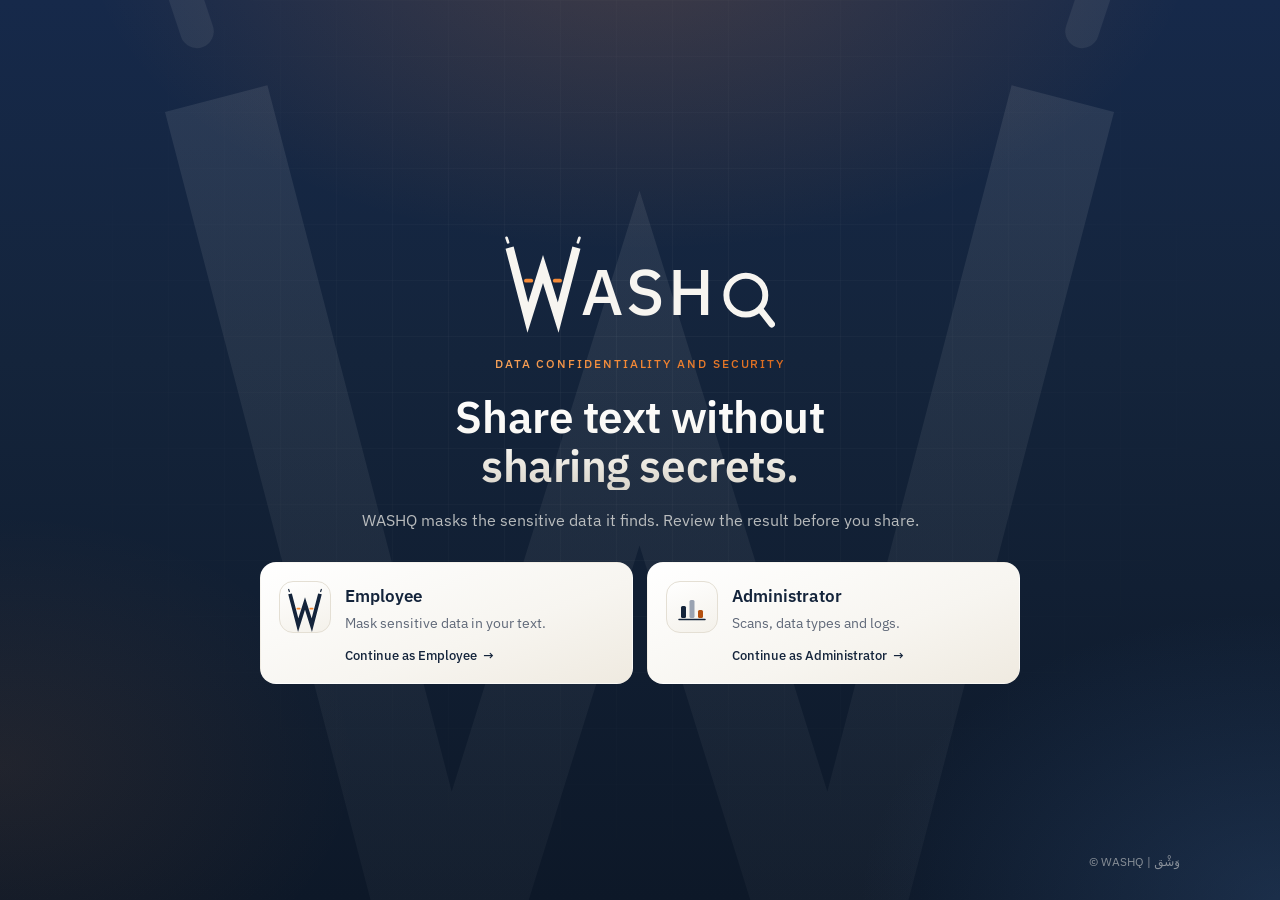
<file: frontend/index.html>
<!doctype html>
<html lang="en">
<head>
  <meta charset="utf-8">
  <meta name="viewport" content="width=device-width, initial-scale=1, viewport-fit=cover">
  <title>WASHQ · Welcome</title>
  <link rel="preconnect" href="https://fonts.googleapis.com">
  <link rel="preconnect" href="https://fonts.gstatic.com" crossorigin>
  <link rel="stylesheet" href="https://fonts.googleapis.com/css2?family=IBM+Plex+Mono:wght@400;500&family=IBM+Plex+Sans:wght@400;500;600&display=swap">
  <link rel="stylesheet" href="css/washq.css">
</head>
<body class="landing">
  <main class="stage" id="stage">
    <div class="bigw" aria-hidden="true">
      <svg viewBox="-4 -12 108 116" preserveAspectRatio="xMidYMid meet">
        <defs>
          <linearGradient id="bwStroke" x1="0" y1="0" x2="0" y2="1">
            <stop offset="0" stop-color="#F7F5F0" stop-opacity=".09"/>
            <stop offset="1" stop-color="#F7F5F0" stop-opacity=".025"/>
          </linearGradient>
          <clipPath id="bwBand"><rect class="bw-band" x="-10" y="-30" width="120" height="16"/></clipPath>
        </defs>
        <g>
          <path d="M6 6 L30 98 L50 34 L70 98 L94 6" fill="none" stroke="url(#bwStroke)" stroke-width="11" stroke-linejoin="miter"/>
          <path d="M4 -1 L2 -7 M96 -1 L98 -7" stroke="#F7F5F0" stroke-opacity=".07" stroke-width="3.5" stroke-linecap="round"/>
        </g>
        <g clip-path="url(#bwBand)">
          <path d="M6 6 L30 98 L50 34 L70 98 L94 6" fill="none" stroke="#F58A36" stroke-opacity=".5" stroke-width="11" stroke-linejoin="miter"/>
          <path d="M4 -1 L2 -7 M96 -1 L98 -7" stroke="#F58A36" stroke-opacity=".5" stroke-width="3.5" stroke-linecap="round"/>
        </g>
        <rect class="bw-line" x="-10" y="-14" width="120" height=".35" fill="#F58A36" fill-opacity=".7"/>
      </svg>
    </div>
    <div class="topline">
      <span class="demo-badge" id="demoBadge" hidden>DEMO MODE</span>
    </div>

    <div class="hero">
      <div class="logo" role="img" aria-label="WASHQ">
        <svg width="76" height="82" viewBox="0 -8 100 108" style="margin-bottom:-4px;overflow:visible" aria-hidden="true">
          <path fill="none" stroke="#F7F5F0" stroke-width="11" stroke-linejoin="miter" d="M6 6 L30 98 L50 34 L70 98 L94 6"/>
          <path stroke="#F7F5F0" stroke-width="3.5" stroke-linecap="round" d="M4 -1 L2 -7 M96 -1 L98 -7"/>
          <g class="eyes-idle"><g id="eyes"><rect x="25" y="47" width="12" height="5" rx="2.5" fill="#F58A36"/><rect x="63" y="47" width="12" height="5" rx="2.5" fill="#F58A36"/></g></g>
          <g class="eyes-scan"><rect x="16" y="48" width="68" height="3" rx="1.5" fill="#F58A36"/></g>
        </svg>
        <span class="wm" aria-hidden="true">ASH</span>
        <svg width="54" height="60" viewBox="0 0 100 110" style="margin-bottom:-15px;margin-left:4px" aria-hidden="true">
          <circle cx="46" cy="46" r="36" fill="none" stroke="#F7F5F0" stroke-width="11"/>
          <path stroke="#F7F5F0" stroke-width="12" stroke-linecap="round" d="M73 73 L94 100"/>
        </svg>
        <span class="scan" aria-hidden="true"></span>
      </div>

      <div class="eyebrow">Data confidentiality and security</div>
      <h1>Share text without sharing secrets.</h1>
      <p class="lead">WASHQ masks the sensitive data it finds. Review the result before you share.</p>

      <nav class="roles" aria-label="Choose how to continue">
        <a class="role" href="workspace.html" data-target="Workspace">
          <span class="ic">
            <svg width="34" height="37" viewBox="0 -8 100 108" style="overflow:visible" aria-hidden="true">
              <path fill="none" stroke="#14243B" stroke-width="11" stroke-linejoin="miter" d="M6 6 L30 98 L50 34 L70 98 L94 6"/>
              <path stroke="#14243B" stroke-width="3.5" stroke-linecap="round" d="M4 -1 L2 -7 M96 -1 L98 -7"/>
              <g class="eyes-idle"><rect x="25" y="47" width="12" height="5" rx="2.5" fill="#F58A36"/><rect x="63" y="47" width="12" height="5" rx="2.5" fill="#F58A36"/></g>
              <g class="eyes-scan"><rect x="16" y="48" width="68" height="3" rx="1.5" fill="#F58A36"/></g>
            </svg>
          </span>
          <span>
            <span class="role-title">Employee</span>
            <span class="role-text">Mask sensitive data in your text.</span>
            <span class="go">Continue as Employee <i aria-hidden="true">→</i></span>
          </span>
        </a>

        <a class="role" href="admin.html" data-target="Admin Overview">
          <span class="ic">
            <svg width="30" height="30" viewBox="0 0 30 30" aria-hidden="true">
              <g class="bars">
                <rect x="4" y="14" width="5" height="12" rx="1.5" fill="#14243B"/>
                <rect x="12.5" y="8" width="5" height="18" rx="1.5" fill="#9AA3B2"/>
                <rect x="21" y="18" width="5" height="8" rx="1.5" fill="#B4500F"/>
              </g>
              <line x1="2" y1="27.5" x2="28" y2="27.5" stroke="#14243B" stroke-width="1.5" stroke-linecap="round"/>
            </svg>
          </span>
          <span>
            <span class="role-title">Administrator</span>
            <span class="role-text">Scans, data types and logs.</span>
            <span class="go">Continue as Administrator <i aria-hidden="true">→</i></span>
          </span>
        </a>
      </nav>
    </div>

    <footer class="foot">
      <span>© WASHQ | وَشْق</span>
    </footer>

    <div class="wipe" aria-hidden="true">
      <svg width="40" height="43" viewBox="0 -8 100 108" style="overflow:visible">
        <path fill="none" stroke="#14243B" stroke-width="11" stroke-linejoin="miter" d="M6 6 L30 98 L50 34 L70 98 L94 6"/>
        <path stroke="#14243B" stroke-width="3.5" stroke-linecap="round" d="M4 -1 L2 -7 M96 -1 L98 -7"/>
        <rect x="25" y="47" width="12" height="5" rx="2.5" fill="#F58A36"/><rect x="63" y="47" width="12" height="5" rx="2.5" fill="#F58A36"/>
      </svg>
      <b id="wipeTitle">Opening…</b>
    </div>
  </main>

  <script src="js/config.js"></script>
  <script src="js/welcome.js"></script>
</body>
</html>
</file>
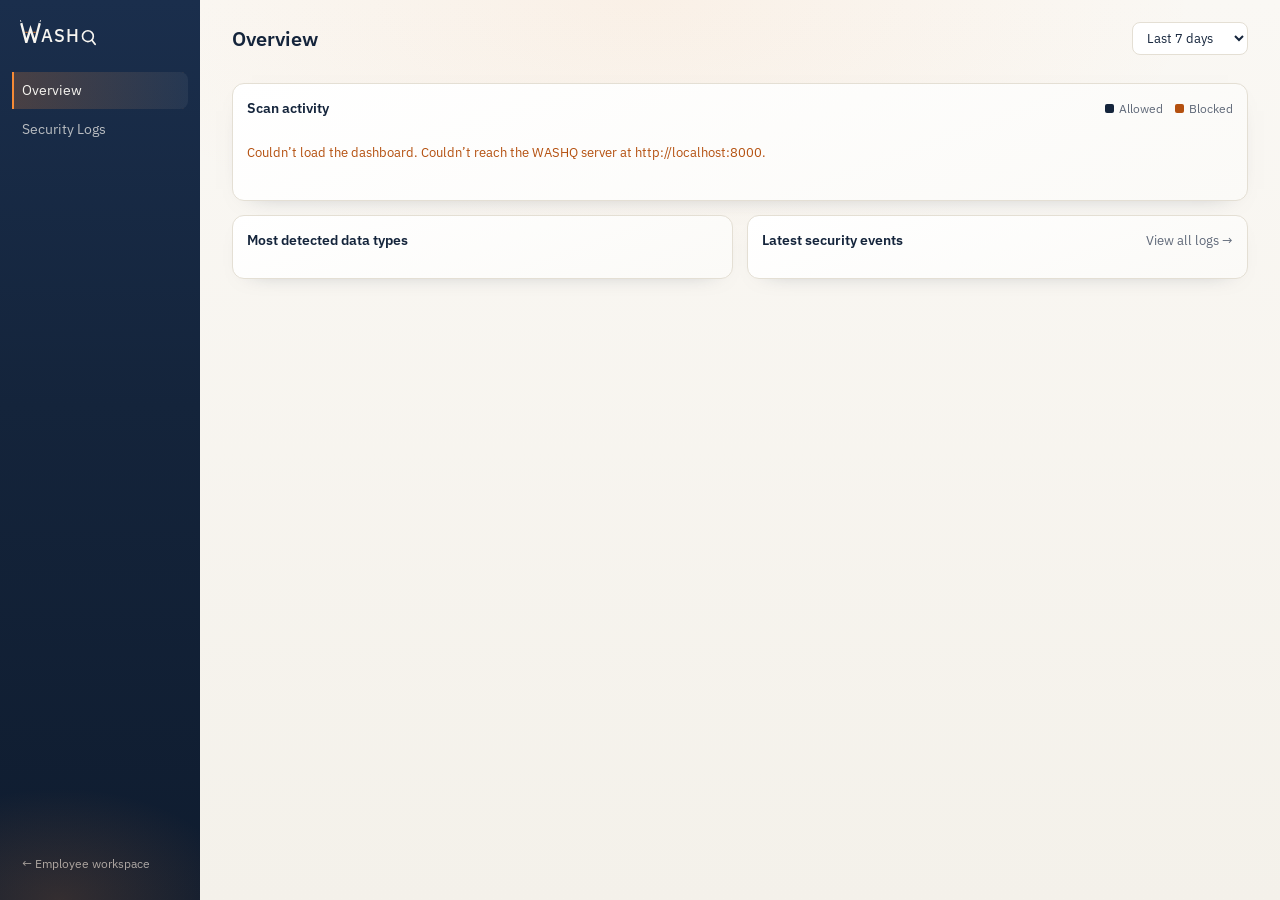
<file: frontend/admin.html>
<!doctype html>
<html lang="en">
<head>
  <meta charset="utf-8">
  <meta name="viewport" content="width=device-width, initial-scale=1, viewport-fit=cover">
  <title>WASHQ · Admin Overview</title>
  <link rel="preconnect" href="https://fonts.googleapis.com">
  <link rel="preconnect" href="https://fonts.gstatic.com" crossorigin>
  <link rel="stylesheet" href="https://fonts.googleapis.com/css2?family=IBM+Plex+Mono:wght@400;500&family=IBM+Plex+Sans:wght@400;500;600&display=swap">
  <link rel="stylesheet" href="css/washq.css">
</head>
<body>
  <div class="adm">
    <aside class="side">
      <a class="brand" href="index.html" data-lockup="18" title="WASHQ home"></a>
      <nav aria-label="Admin">
        <a class="nav on" href="admin.html" aria-current="page">Overview</a>
        <a class="nav" href="logs.html">Security Logs</a>
      </nav>
      <a class="side-foot" href="workspace.html">← Employee workspace</a>
    </aside>

    <main class="main">
      <div class="mh">
        <h1>Overview</h1>
        <span class="demo-badge" id="demoBadge" hidden>DEMO DATA</span>
        <label class="spacer"><span class="sr-only">Period</span>
          <select class="sel" id="range">
            <option value="7">Last 7 days</option>
            <option value="30">Last 30 days</option>
          </select>
        </label>
      </div>

      <section class="kpis" id="kpis" aria-label="Summary"></section>

      <section class="box chart" aria-labelledby="activityTitle">
        <h2 id="activityTitle">Scan activity
          <span class="legend"><span class="s-allow"><i></i>Allowed</span><span class="s-block"><i></i>Blocked</span></span>
        </h2>
        <div id="chart"><p class="panel-msg">Loading…</p></div>
      </section>

      <div class="duo">
        <section class="box">
          <h2>Most detected data types</h2>
          <div id="types"><p class="panel-msg">Loading…</p></div>
        </section>
        <section class="box">
          <h2>Latest security events <a class="more" href="logs.html">View all logs →</a></h2>
          <div id="latest"><p class="panel-msg">Loading…</p></div>
        </section>
      </div>

    </main>
  </div>

  <script src="js/config.js"></script>
  <script src="js/mock.js"></script>
  <script src="js/api.js"></script>
  <script src="js/brand.js"></script>
  <script src="js/admin.js"></script>
</body>
</html>
</file>
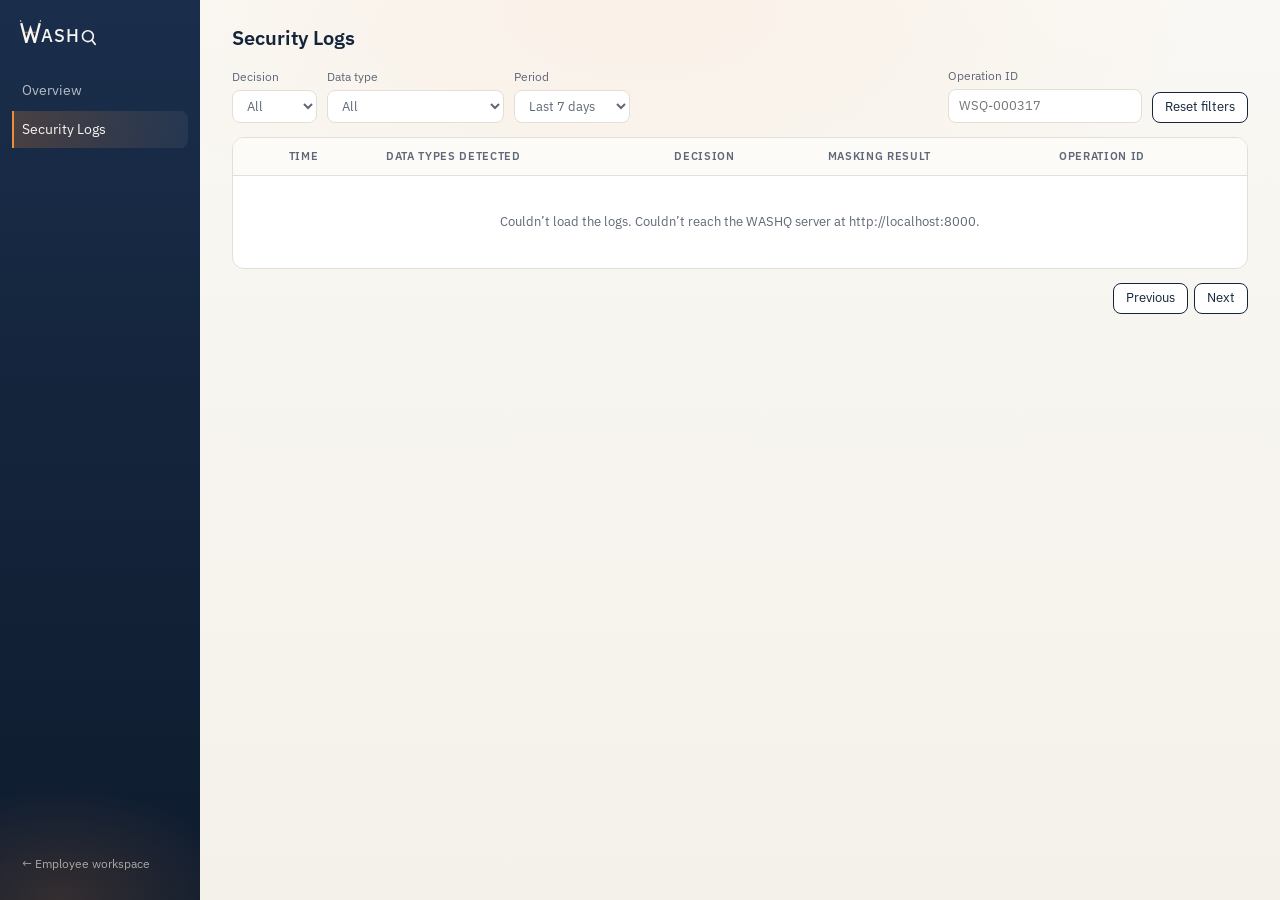
<file: frontend/logs.html>
<!doctype html>
<html lang="en">
<head>
  <meta charset="utf-8">
  <meta name="viewport" content="width=device-width, initial-scale=1, viewport-fit=cover">
  <title>WASHQ · Security Logs</title>
  <link rel="preconnect" href="https://fonts.googleapis.com">
  <link rel="preconnect" href="https://fonts.gstatic.com" crossorigin>
  <link rel="stylesheet" href="https://fonts.googleapis.com/css2?family=IBM+Plex+Mono:wght@400;500&family=IBM+Plex+Sans:wght@400;500;600&display=swap">
  <link rel="stylesheet" href="css/washq.css">
</head>
<body>
  <div class="adm">
    <aside class="side">
      <a class="brand" href="index.html" data-lockup="18" title="WASHQ home"></a>
      <nav aria-label="Admin">
        <a class="nav" href="admin.html">Overview</a>
        <a class="nav on" href="logs.html" aria-current="page">Security Logs</a>
      </nav>
      <a class="side-foot" href="workspace.html">← Employee workspace</a>
    </aside>

    <main class="main">
      <div class="mh">
        <h1>Security Logs</h1>
        <span class="demo-badge" id="demoBadge" hidden>DEMO DATA</span>
      </div>

      <form class="filters" id="filters" role="search" autocomplete="off">
        <label>Decision
          <select class="sel" id="fDecision">
            <option value="">All</option>
            <option value="ALLOW">ALLOW</option>
            <option value="BLOCK">BLOCK</option>
          </select>
        </label>
        <label>Data type
          <select class="sel" id="fType"><option value="">All</option></select>
        </label>
        <label>Period
          <select class="sel" id="fDays">
            <option value="1">Today</option>
            <option value="7" selected>Last 7 days</option>
            <option value="30">Last 30 days</option>
          </select>
        </label>
        <label class="grow">Operation ID
          <input class="sel" id="fSearch" type="search" placeholder="WSQ-000317">
        </label>
        <button type="button" class="btn" id="fReset">Reset filters</button>
      </form>

      <div class="tw">
        <table>
          <thead>
            <tr><th><span class="sr-only">Details</span></th><th>Time</th><th>Data types detected</th><th>Decision</th><th>Masking result</th><th>Operation ID</th></tr>
          </thead>
          <tbody id="rows"><tr class="empty-row"><td colspan="6">Loading…</td></tr></tbody>
        </table>
      </div>

      <div class="pager">
        <span id="count"></span>
        <span class="btns">
          <button type="button" class="btn" id="prev">Previous</button>
          <button type="button" class="btn" id="next">Next</button>
        </span>
      </div>
    </main>
  </div>

  <script src="js/config.js"></script>
  <script src="js/mock.js"></script>
  <script src="js/api.js"></script>
  <script src="js/brand.js"></script>
  <script src="js/logs.js"></script>
</body>
</html>
</file>
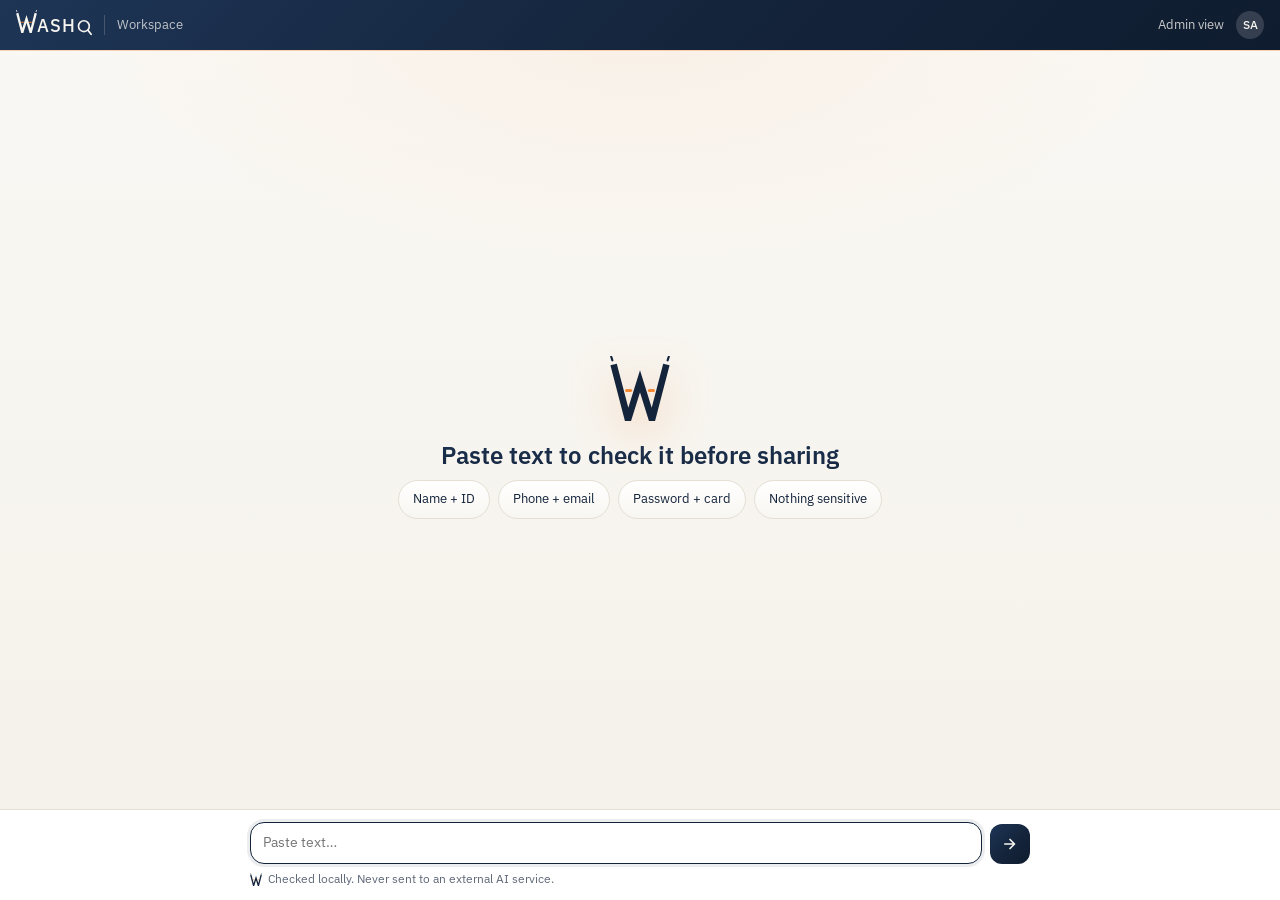
<file: frontend/workspace.html>
<!doctype html>
<html lang="en">
<head>
  <meta charset="utf-8">
  <meta name="viewport" content="width=device-width, initial-scale=1, viewport-fit=cover">
  <title>WASHQ · Workspace</title>
  <link rel="preconnect" href="https://fonts.googleapis.com">
  <link rel="preconnect" href="https://fonts.gstatic.com" crossorigin>
  <link rel="stylesheet" href="https://fonts.googleapis.com/css2?family=IBM+Plex+Mono:wght@400;500&family=IBM+Plex+Sans:wght@400;500;600&display=swap">
  <link rel="stylesheet" href="css/washq.css">
</head>
<body class="ws">
  <header class="topbar">
    <a class="brand" href="index.html" data-lockup="18" title="WASHQ home"></a>
    <span class="crumb">Workspace</span>
    <span class="demo-badge" id="demoBadge" hidden>DEMO MODE</span>
    <a class="toplink" href="admin.html">Admin view</a>
    <span class="avatar" title="Signed in as Sara A.">SA</span>
  </header>

  <main class="chat" id="chat">
    <div class="thread" id="thread" aria-live="polite"></div>
  </main>

  <footer class="composer">
    <form class="composer-inner" id="composer" autocomplete="off">
      <div class="inbox">
        <label for="msg" class="sr-only">Text to sanitize</label>
        <textarea id="msg" rows="1" placeholder="Paste text…"></textarea>
        <span class="scanline" aria-hidden="true"></span>
        <button type="submit" class="send" id="sendBtn" aria-label="Scan text">
          <svg width="18" height="18" aria-hidden="true"><use href="#w-send"/></svg>
        </button>
      </div>
      <p class="form-error" id="formError" role="alert" hidden></p>
      <div class="guard" id="guard"></div>
    </form>
  </footer>

  <script src="js/config.js"></script>
  <script src="js/mock.js"></script>
  <script src="js/api.js"></script>
  <script src="js/brand.js"></script>
  <script src="js/workspace.js"></script>
</body>
</html>
</file>
<file: frontend/css/washq.css>
/* WASHQ | وَشْق — shared styles for the employee workspace and the admin pages.
   Brand colors: Midnight Navy, Desert Orange, Warm Ivory.
   Status colors (ALLOW / BLOCK) are an addition to the brand, used only for state. */

:root {
  --navy: #14243B;
  --navy-2: #1D3150;
  --orange: #F58A36;
  --ivory: #F7F5F0;
  --white: #FFFFFF;

  --ink: #14243B;
  --soft: #5F6878;
  --faint: #9AA1AC;
  --hair: #E4DFD4;
  --hair-2: #F0ECE4;
  --tint: #FCFBF8;

  --lab: #FBE3CF;
  --lab-ink: #7A3A0C;

  /* M1: status colors stay inside the brand. ALLOW = navy, BLOCK = deep orange (the light orange is kept for scanning). */
  --allow: #14243B;  --allow-bg: #E8EBF1;
  --block: #B4500F;  --block-bg: #FBE9DC;

  --f: "IBM Plex Sans", system-ui, -apple-system, "Segoe UI", sans-serif;
  --mono: "IBM Plex Mono", ui-monospace, Consolas, monospace;
}

* { box-sizing: border-box; }
html, body { height: 100%; }
body {
  margin: 0;
  background: var(--ivory);
  color: var(--ink);
  font-family: var(--f);
  font-size: 14px;
  line-height: 1.55;
  -webkit-font-smoothing: antialiased;
}
button, input, select, textarea { font: inherit; color: inherit; }
a { color: inherit; }
:focus-visible { outline: 2px solid var(--orange); outline-offset: 2px; }
[hidden] { display: none !important; }
.sr-only { position: absolute; width: 1px; height: 1px; overflow: hidden; clip: rect(0 0 0 0); white-space: nowrap; }

/* ---------- Brand ---------- */
.lockup { display: inline-flex; align-items: flex-end; line-height: .74; --m: currentColor; }
.lockup .wm { font-weight: 500; letter-spacing: .05em; }
.demo-badge {
  font-size: 10.5px; font-weight: 600; letter-spacing: .06em;
  background: var(--lab); color: var(--lab-ink);
  padding: 2px 8px; border-radius: 999px; white-space: nowrap;
}

@keyframes beam { 0%, 100% { transform: translateY(-14px); opacity: .35; } 50% { transform: translateY(14px); opacity: 1; } }
@keyframes run { 0% { transform: translateX(-100%); } 100% { transform: translateX(230%); } }
.beam { animation: beam 1.6s ease-in-out infinite; }


/* ---------- Shared controls ---------- */
.btn {
  font-size: 13px; line-height: 1.3;
  border-radius: 8px; padding: 6px 12px;
  border: 1px solid var(--navy); background: var(--white); color: var(--navy);
  cursor: pointer;
}
.btn:hover { background: #F2EFE8; }
.btn.p { background: var(--navy); color: var(--ivory); }
.btn.p:hover { background: var(--navy-2); }
.btn[aria-busy="true"] { opacity: .7; cursor: progress; }
.btn:disabled { opacity: .45; cursor: default; }

.s-allow  { --sc: var(--allow);  --sb: var(--allow-bg); }
.s-block  { --sc: var(--block);  --sb: var(--block-bg); }

.st {
  display: inline-block; font-size: 10.5px; font-weight: 600; letter-spacing: .06em;
  padding: 2px 8px; border-radius: 999px; color: var(--sc); background: var(--sb); white-space: nowrap;
}
.chip {
  display: inline-block; font-size: 12px; white-space: nowrap;
  border: 1px solid var(--hair); background: var(--ivory);
  border-radius: 999px; padding: 1px 9px; margin: 0 4px 4px 0;
}
.lab {
  background: var(--lab); color: var(--lab-ink);
  padding: 0 5px; border-radius: 4px;
  font-family: var(--mono); font-size: .86em; white-space: nowrap;
}
.muted { color: var(--soft); }
.sel {
  font-size: 13px; border: 1px solid var(--hair); background: var(--white);
  border-radius: 8px; padding: 6px 10px;
}

/* ---------- Employee workspace ---------- */
body.ws { display: flex; flex-direction: column; height: 100%; }

.topbar {
  display: flex; align-items: center; gap: 12px;
  padding-block: 10px;
  padding-left: max(16px, env(safe-area-inset-left, 0px));
  padding-right: max(16px, env(safe-area-inset-right, 0px));
  background: var(--navy); color: var(--ivory);
}
.topbar .brand { color: var(--ivory); text-decoration: none; }
.crumb { font-size: 13px; opacity: .75; padding-left: 12px; border-left: 1px solid rgba(247, 245, 240, .25); }
.toplink { margin-left: auto; font-size: 12.5px; opacity: .8; text-decoration: none; }
.toplink:hover { opacity: 1; text-decoration: underline; }
.avatar {
  width: 28px; height: 28px; border-radius: 50%;
  background: rgba(247, 245, 240, .16);
  display: inline-flex; align-items: center; justify-content: center;
  font-size: 11.5px; font-weight: 500;
}

.chat { flex: 1; overflow-y: auto; }
.thread { max-width: 780px; margin: 0 auto; padding: 20px 16px 28px; display: flex; flex-direction: column; gap: 12px; min-height: 100%; }

.welcome { margin: auto 0; text-align: center; padding: 32px 0 8px; display: grid; justify-items: center; gap: 6px; }
.welcome h1 { font-size: 24px; font-weight: 600; margin: 10px 0 0; text-wrap: balance; }
.welcome p { color: var(--soft); margin: 0 0 14px; max-width: 46ch; }
.suggest { display: grid; grid-template-columns: repeat(auto-fit, minmax(220px, 1fr)); gap: 8px; width: 100%; }
.sugg {
  text-align: left; background: var(--white); border: 1px solid var(--hair);
  border-radius: 12px; padding: 10px 12px; cursor: pointer;
  display: grid; gap: 5px; align-content: start; font-size: 13px;
}
.sugg:hover { border-color: var(--navy); }
.sugg-top { display: flex; align-items: center; gap: 8px; }
.sugg-hint { font-size: 11.5px; color: var(--soft); }
.sugg-note { font-size: 12px; color: var(--faint); margin: 10px 0 0; }

.msg { display: flex; flex-direction: column; gap: 4px; }
.msg.user { align-items: flex-end; }
.msg.user .bubble {
  background: var(--navy); color: var(--ivory);
  border-radius: 16px 16px 4px 16px; padding: 9px 13px;
  max-width: 82%; white-space: pre-wrap; overflow-wrap: anywhere;
}
.msg.user .lab { background: rgba(245, 138, 54, .28); color: #FFD9B8; }
.meta { display: flex; align-items: center; gap: 5px; font-size: 11.5px; color: var(--soft); --m: var(--navy); }

/* Checking indicator */
.scan {
  display: grid; grid-template-columns: 40px minmax(0, 1fr); gap: 12px; align-items: center;
  background: var(--white); border: 1px solid var(--hair); border-radius: 14px; padding: 10px 14px;
}
.scan b { font-weight: 600; }
.track { height: 4px; background: #ECE7DD; border-radius: 2px; overflow: hidden; margin-top: 6px; }
.run { height: 100%; width: 45%; background: var(--orange); border-radius: 2px; animation: run 1.4s ease-in-out infinite; }
.steps { display: flex; gap: 10px; flex-wrap: wrap; font-size: 11.5px; margin-top: 5px; color: var(--faint); }
.steps .d { color: var(--soft); }
.steps .a { color: var(--navy); font-weight: 600; }

/* Result card */
.chk { background: var(--white); border: 1.5px solid var(--sc); border-radius: 14px; overflow: hidden; }
.chk-h { display: grid; grid-template-columns: 40px minmax(0, 1fr) auto; gap: 12px; align-items: center; padding: 10px 14px; background: var(--sb); }
.chk-h .title { display: block; font-weight: 600; font-size: 14px; }
.chk-h .sub { display: block; font-size: 12.5px; color: #3D4A5C; }
.pill { font-size: 10.5px; font-weight: 600; letter-spacing: .06em; padding: 3px 9px; border-radius: 999px; color: var(--white); background: var(--sc); }
.chk-b { padding: 12px 14px; display: grid; gap: 10px; }
.k { display: block; font-size: 10.5px; letter-spacing: .06em; text-transform: uppercase; color: var(--soft); margin-bottom: 4px; font-weight: 500; }
.safe { background: var(--ivory); border-radius: 8px; padding: 8px 10px; line-height: 1.85; white-space: pre-wrap; overflow-wrap: anywhere; }
.hl { background: #FDE7D3; box-shadow: inset 0 -2px 0 var(--orange); border-radius: 2px; }
.acts { display: flex; gap: 6px; flex-wrap: wrap; }
.safe-text { font-size: 13px; background: var(--ivory); border-radius: 8px; padding: 8px 10px; white-space: pre-wrap; overflow-wrap: anywhere; }
.sent-note { font-size: 12.5px; color: var(--soft); }
.op { font-size: 11px; color: var(--faint); font-family: var(--mono); }
.form-error { font-size: 12px; color: var(--block); margin: 4px 0 0; }

/* Composer */
.composer {
  border-top: 1px solid var(--hair); background: var(--white);
  padding-block: 12px calc(12px + env(safe-area-inset-bottom, 0px));
  padding-left: max(16px, env(safe-area-inset-left, 0px));
  padding-right: max(16px, env(safe-area-inset-right, 0px));
}
.composer-inner { max-width: 780px; margin: 0 auto; display: grid; gap: 6px; }
.inbox { position: relative; display: grid; grid-template-columns: minmax(0, 1fr) 40px; gap: 8px; align-items: end; }
#msg {
  border: 1px solid var(--hair); border-radius: 14px; padding: 9px 12px;
  resize: none; min-height: 42px; max-height: 180px; line-height: 1.5; background: var(--white);
}
#msg:focus { border-color: var(--navy); outline: none; box-shadow: 0 0 0 3px rgba(20, 36, 59, .08); }
.send { width: 40px; height: 40px; border-radius: 12px; border: 0; background: var(--navy); display: flex; align-items: center; justify-content: center; cursor: pointer; }
.send.busy { background: #C9CED6; cursor: progress; }
.guard { display: flex; align-items: center; gap: 6px; font-size: 11.5px; color: var(--soft); --m: var(--navy); }

/* ---------- Admin pages ---------- */
.adm { display: grid; grid-template-columns: 200px minmax(0, 1fr); min-height: 100%; }
.side {
  background: var(--navy); color: var(--ivory);
  padding: 18px 12px; display: flex; flex-direction: column; gap: 4px;
  position: sticky; top: 0; height: 100vh;
}
.side .brand { color: var(--ivory); text-decoration: none; margin: 2px 8px 18px; }
.side nav { display: grid; gap: 2px; }
.nav { padding: 8px 10px; border-radius: 8px; text-decoration: none; opacity: .72; font-size: 13.5px; }
.nav:hover { opacity: 1; background: rgba(247, 245, 240, .07); }
.nav.on { background: rgba(247, 245, 240, .13); opacity: 1; }
.side-foot { margin-top: auto; font-size: 12px; opacity: .65; text-decoration: none; padding: 8px 10px; }
.side-foot:hover { opacity: 1; }

.main { padding: 22px max(16px, 2.5vw); display: grid; gap: 14px; align-content: start; min-width: 0; width: 100%; max-width: 1200px; }
.mh { display: flex; align-items: center; gap: 10px; flex-wrap: wrap; }
.mh h1 { font-size: 20px; font-weight: 600; margin: 0; }
.mh .spacer { margin-left: auto; }

.kpis { display: grid; grid-template-columns: repeat(auto-fit, minmax(170px, 1fr)); gap: 10px; }
.kpi { background: var(--white); border: 1px solid var(--hair); border-radius: 12px; padding: 12px 14px; }
.kpi small { display: flex; align-items: center; gap: 6px; font-size: 12px; color: var(--soft); }
.kpi small i { width: 9px; height: 9px; border-radius: 2px; background: var(--sc); }
.kpi strong { display: block; font-size: 28px; font-weight: 600; font-variant-numeric: tabular-nums; letter-spacing: -.01em; margin-top: 2px; }
.kpi em { font-style: normal; font-size: 12px; color: var(--soft); }

.box { background: var(--white); border: 1px solid var(--hair); border-radius: 12px; padding: 14px; min-width: 0; }
.box h2 { font-size: 14px; font-weight: 600; margin: 0 0 12px; display: flex; align-items: center; gap: 10px; flex-wrap: wrap; }
.legend { margin-left: auto; display: flex; gap: 12px; font-weight: 400; font-size: 12px; color: var(--soft); }
.legend i { display: inline-block; width: 9px; height: 9px; border-radius: 2px; margin-right: 5px; background: var(--sc); }
.duo { display: grid; grid-template-columns: repeat(auto-fit, minmax(min(100%, 340px), 1fr)); gap: 14px; }

.chart svg { width: 100%; height: auto; display: block; }
.chart g.day:hover rect { opacity: .85; }

.hb { display: grid; grid-template-columns: 124px minmax(0, 1fr) 44px; gap: 10px; align-items: center; margin: 8px 0; font-size: 13px; font-variant-numeric: tabular-nums; }
.hb .t { height: 10px; background: var(--hair-2); border-radius: 5px; overflow: hidden; }
.hb .f { height: 100%; background: var(--navy); border-radius: 5px; }
.hb .n { text-align: right; }

.ev { display: grid; grid-template-columns: 64px minmax(0, 1fr) auto; gap: 10px; align-items: center; padding: 8px 0; border-top: 1px solid var(--hair-2); font-size: 13px; font-variant-numeric: tabular-nums; }
.ev:first-child { border-top: 0; }
.more { font-size: 12.5px; font-weight: 400; margin-left: auto; text-decoration: none; color: var(--soft); }
.more:hover { color: var(--ink); text-decoration: underline; }
.panel-msg { color: var(--soft); font-size: 13px; padding: 10px 0; }
.panel-msg.err { color: var(--block); }

/* Logs */
.filters { display: flex; gap: 10px; flex-wrap: wrap; align-items: flex-end; }
.filters label { font-size: 12px; color: var(--soft); display: flex; flex-direction: column; gap: 3px; }
.filters .grow { margin-left: auto; }
.tw { overflow-x: auto; border: 1px solid var(--hair); border-radius: 12px; background: var(--white); }
table { border-collapse: collapse; width: 100%; min-width: 760px; font-size: 13px; }
th { text-align: left; font-weight: 600; font-size: 11px; letter-spacing: .06em; text-transform: uppercase; color: var(--soft); padding: 10px 12px; border-bottom: 1px solid var(--hair); background: var(--tint); white-space: nowrap; }
td { padding: 10px 12px; border-bottom: 1px solid var(--hair-2); vertical-align: top; }
tbody tr:last-child td { border-bottom: 0; }
tbody tr:hover td { background: var(--tint); }
td.mono { font-family: var(--mono); font-size: 12px; white-space: nowrap; }
td.time { white-space: nowrap; font-variant-numeric: tabular-nums; }
.empty-row td { text-align: center; padding: 36px 14px; color: var(--soft); }
.pager { display: flex; align-items: center; gap: 8px; font-size: 13px; color: var(--soft); flex-wrap: wrap; }
.pager .btns { margin-left: auto; display: flex; gap: 6px; }
.privacy { display: flex; gap: 8px; align-items: center; font-size: 12.5px; color: var(--soft); border: 1px dashed var(--hair); border-radius: 10px; padding: 8px 12px; --m: var(--navy); }

@media (max-width: 760px) {
  .adm { grid-template-columns: 1fr; }
  .side { position: static; height: auto; flex-direction: row; align-items: center; overflow-x: auto; }
  .side .brand { margin: 0 8px 0 0; }
  .side nav { display: flex; }
  .side-foot { margin: 0 0 0 auto; white-space: nowrap; }
  .crumb { display: none; }
  .filters .grow { margin-left: 0; }
}

/* ---------- Motion (kept subtle; switched off for reduced motion) ---------- */
@keyframes rise { from { opacity: 0; transform: translateY(8px); } to { opacity: 1; transform: none; } }
@keyframes leave { to { opacity: 0; transform: translateY(-4px); } }
@keyframes pop { 0% { opacity: 0; transform: scale(.82); } 100% { opacity: 1; transform: none; } }
@keyframes labpop { 0% { opacity: 0; transform: scale(.7); } 100% { opacity: 1; transform: none; } }
@keyframes sweep { 0% { top: 6px; opacity: 0; } 15% { opacity: 1; } 85% { opacity: 1; } 100% { top: calc(100% - 8px); opacity: 0; } }
@keyframes wpulse { 0%, 100% { opacity: 1; transform: none; } 50% { opacity: .55; transform: translateY(-1px); } }
@keyframes glow { 0% { box-shadow: 0 0 0 0 rgba(245, 138, 54, .45); } 100% { box-shadow: 0 0 0 6px rgba(245, 138, 54, 0); } }

.enter { animation: rise .32s cubic-bezier(.2, .7, .2, 1) both; }
.leave { animation: leave .2s ease forwards; }
.chk .mascot { animation: pop .38s cubic-bezier(.2, .7, .2, 1) both; }

/* Orange scanning line across the text box */
.scanline {
  position: absolute; left: 6px; right: 54px; top: 6px; height: 2px;
  border-radius: 2px; background: var(--orange); opacity: 0; pointer-events: none;
  box-shadow: 0 0 8px rgba(245, 138, 54, .6);
}
.inbox.scanning .scanline { animation: sweep .9s ease-in-out infinite; }
.inbox.scanning #msg { background: #FFFDF9; color: var(--soft); }
.inbox.filled #msg { animation: glow .6s ease-out; }
.composer-inner.needs-edit #msg { border-color: var(--block); box-shadow: 0 0 0 3px rgba(180, 80, 15, .12); }
.guard.active svg { animation: wpulse 1s ease-in-out infinite; }

/* Sensitive values turning into placeholders */
.mv { background: rgba(245, 138, 54, .3); box-shadow: inset 0 -2px 0 var(--orange); border-radius: 3px; transition: opacity .16s ease, filter .16s ease; }
.mv.out { opacity: 0; filter: blur(2px); }
.lab.pop { display: inline-block; animation: labpop .24s ease-out both; }

/* Clickable KPI cards */
a.kpi { text-decoration: none; color: inherit; display: block; transition: border-color .15s ease, transform .15s ease; }
a.kpi:hover { border-color: var(--navy); transform: translateY(-1px); }
.kpi .go { display: block; margin-top: 6px; font-size: 12px; color: var(--soft); }
a.kpi:hover .go { color: var(--ink); }
a.ev { text-decoration: none; color: inherit; border-radius: 6px; }
a.ev:hover span:nth-child(2) { text-decoration: underline; }

/* Status badges */
.badge { display: inline-flex; align-items: center; gap: 5px; font-size: 11px; font-weight: 600; letter-spacing: .05em; padding: 3px 10px 3px 4px; border-radius: 999px; color: var(--sc); background: var(--sb); white-space: nowrap; }
.badge b { width: 16px; height: 16px; border-radius: 50%; background: var(--sc); color: var(--white); display: inline-flex; align-items: center; justify-content: center; font-size: 9px; }

/* Expandable log rows */
.xbtn { border: 0; background: none; padding: 2px; cursor: pointer; color: var(--soft); border-radius: 6px; display: inline-flex; }
.xbtn svg { transition: transform .2s ease; }
.xbtn[aria-expanded="true"] svg { transform: rotate(90deg); }
tr.row { cursor: pointer; }
tr.row.open td { background: var(--tint); border-bottom-color: transparent; }
td.reason-cell { max-width: 190px; overflow: hidden; text-overflow: ellipsis; white-space: nowrap; }
tr.detail td { background: var(--tint); padding: 4px 14px 16px 52px; }
.detail-grid { display: grid; grid-template-columns: repeat(auto-fit, minmax(190px, 1fr)); gap: 12px 24px; animation: rise .22s ease both; }
.detail-grid dt { font-size: 10.5px; letter-spacing: .06em; text-transform: uppercase; color: var(--soft); font-weight: 500; margin-bottom: 3px; }
.detail-grid dd { margin: 0; }
.detail-grid .wide { grid-column: 1 / -1; }
.detail-note { grid-column: 1 / -1; font-size: 12px; color: var(--soft); display: flex; gap: 6px; align-items: center; --m: var(--navy); }

@media (prefers-reduced-motion: reduce) {
  .beam, .run, .enter, .leave, .chk .mascot, .inbox.scanning .scanline, .inbox.filled #msg,
  .guard.active svg, .lab.pop, .detail-grid { animation: none !important; }
  .mv, a.kpi, .xbtn svg { transition: none; }
  .inbox.scanning .scanline { opacity: 1; top: auto; bottom: 6px; }
}

/* ---------- Welcome page (index.html) ---------- */
body.landing { background: var(--navy); color: var(--ivory); color-scheme: dark; }
.landing .stage {
  position: relative; overflow: hidden; min-height: 100%;
  display: flex; flex-direction: column;
  padding-block: 20px 28px;
  padding-left: max(16px, env(safe-area-inset-left, 0px));
  padding-right: max(16px, env(safe-area-inset-right, 0px));
}
.landing .stage::before {
  content: ""; position: absolute; inset: 0; pointer-events: none; opacity: .28;
  background-image: linear-gradient(rgba(247, 245, 240, .14) 1px, transparent 1px), linear-gradient(90deg, rgba(247, 245, 240, .14) 1px, transparent 1px);
  background-size: 56px 56px;
  -webkit-mask-image: radial-gradient(ellipse at 50% 38%, #000 0%, transparent 70%);
  mask-image: radial-gradient(ellipse at 50% 38%, #000 0%, transparent 70%);
}
.landing .topline { position: relative; max-width: 1080px; width: 100%; margin: 0 auto; min-height: 20px; }
.landing .hero {
  position: relative; flex: 1; display: grid; justify-items: center; align-content: center;
  text-align: center; gap: 18px; max-width: 1080px; width: 100%; margin: 0 auto; padding: 36px 0 8px;
}

/* Logo with the orange scan line */
.landing .logo { position: relative; display: inline-flex; align-items: flex-end; line-height: .74; padding: 18px 26px 22px; }
.landing .logo .wm { font-weight: 500; letter-spacing: .05em; font-size: 64px; }
.landing .logo .eyes-scan { opacity: 0; }
.landing .scan {
  position: absolute; left: 0; right: 0; top: 10px; height: 1px; border-radius: 1px;
  background: var(--orange); box-shadow: 0 0 8px 1px rgba(245, 138, 54, .45); opacity: 0; pointer-events: none;
}
.landing .scan::after { content: ""; position: absolute; left: 0; right: 0; top: -10px; height: 10px; background: linear-gradient(to top, rgba(245, 138, 54, .1), transparent); }

.landing .eyebrow { font-size: 12px; letter-spacing: .16em; text-transform: uppercase; color: var(--orange); font-weight: 500; }
.landing h1 { font-size: clamp(28px, 4.4vw, 44px); line-height: 1.12; font-weight: 600; margin: 0; max-width: 20ch; text-wrap: balance; letter-spacing: -.01em; }
.landing .lead { font-size: 16px; line-height: 1.6; color: rgba(247, 245, 240, .72); margin: 0; max-width: 58ch; }
.landing .lead .lab { background: rgba(245, 138, 54, .22); color: #FFD9B8; }

/* One-line example of masking */
.landing .sample {
  display: inline-flex; align-items: center; gap: 10px; flex-wrap: wrap; justify-content: center;
  background: rgba(247, 245, 240, .06); border: 1px solid rgba(247, 245, 240, .14); border-radius: 12px;
  padding: 8px 14px; font-size: 14px;
}
.landing .sample .v { position: relative; display: inline-block; min-width: 8.6em; height: 1.5em; text-align: left; }
.landing .sample .v > span { position: absolute; left: 0; top: 50%; transform: translateY(-50%); white-space: nowrap; }
.landing .sample .orig { background: rgba(245, 138, 54, .3); box-shadow: inset 0 -2px 0 var(--orange); border-radius: 3px; padding: 0 3px; }
.landing .sample .lab { font-size: 12px; padding: 1px 6px; opacity: 0; }
.landing .sample .pill { font-size: 10.5px; font-weight: 600; letter-spacing: .06em; padding: 2px 9px; border-radius: 999px; background: var(--orange); color: var(--navy); opacity: 0; }

/* Role cards */
.landing .roles { display: grid; grid-template-columns: repeat(2, minmax(0, 1fr)); gap: 14px; width: 100%; max-width: 760px; margin-top: 10px; }
.landing .role {
  position: relative; text-align: left; text-decoration: none;
  display: grid; grid-template-columns: 52px minmax(0, 1fr); gap: 14px; align-items: start;
  background: var(--ivory); color: var(--navy); border: 1.5px solid transparent; border-radius: 16px;
  padding: 18px 18px 16px; transition: transform .2s ease, border-color .2s ease, box-shadow .2s ease;
}
.landing .role:hover, .landing .role:focus-visible { transform: translateY(-3px); border-color: var(--orange); box-shadow: 0 10px 30px -12px rgba(0, 0, 0, .55); }
.landing .role .ic { width: 52px; height: 52px; border-radius: 14px; background: var(--white); border: 1px solid var(--hair); display: flex; align-items: center; justify-content: center; }
.landing .role-title { display: block; font-size: 17px; font-weight: 600; margin: 2px 0 4px; }
.landing .role-text { display: block; font-size: 13.5px; line-height: 1.55; color: var(--soft); }
.landing .role-tags { display: flex; gap: 6px; flex-wrap: wrap; margin-top: 10px; }
.landing .role-tags span { font-size: 11.5px; border: 1px solid var(--hair); background: var(--white); border-radius: 999px; padding: 1px 9px; color: var(--soft); }
.landing .go { display: inline-flex; align-items: center; gap: 6px; margin-top: 12px; font-size: 13px; font-weight: 500; }
.landing .go i { font-style: normal; transition: transform .2s ease; }
.landing .role:hover .go i, .landing .role:focus-visible .go i { transform: translateX(4px); }
.landing .role .eyes-idle, .landing .role .eyes-scan { transition: opacity .2s ease; }
.landing .role .eyes-scan { opacity: 0; }
.landing .role:hover .eyes-idle, .landing .role:focus-visible .eyes-idle { opacity: 0; }
.landing .role:hover .eyes-scan, .landing .role:focus-visible .eyes-scan { opacity: 1; }
.landing .role:hover .eyes-scan rect, .landing .role:focus-visible .eyes-scan rect { animation: beam 1.4s ease-in-out infinite; }
.landing .bars rect { transform-box: fill-box; transform-origin: bottom; transition: transform .3s ease; }
.landing .role:hover .bars rect:nth-child(1) { transform: scaleY(1.25); }
.landing .role:hover .bars rect:nth-child(2) { transform: scaleY(.8); }
.landing .role:hover .bars rect:nth-child(3) { transform: scaleY(1.15); }

.landing .steps { display: flex; align-items: center; gap: 10px; flex-wrap: wrap; justify-content: center; font-size: 12.5px; color: rgba(247, 245, 240, .72); margin-top: 6px; }
.landing .steps b { font-weight: 500; color: var(--ivory); }
.landing .steps .sep { width: 22px; height: 1px; background: rgba(247, 245, 240, .14); }
.landing .steps .ok { color: #7FD1AA; }
.landing .steps .no { color: #F2A094; }

.landing .foot { position: relative; max-width: 1080px; width: 100%; margin: 0 auto; display: flex; gap: 12px; flex-wrap: wrap; font-size: 12px; color: rgba(247, 245, 240, .5); padding-top: 18px; }
.landing .foot span:last-child { margin-left: auto; }

/* Transition into the app: an ivory curtain led by the scan line */
.landing .wipe {
  position: fixed; inset: 0; z-index: 5; pointer-events: none;
  background: var(--ivory); color: var(--navy);
  display: flex; flex-direction: column; align-items: center; justify-content: center; gap: 12px;
  clip-path: inset(0 0 100% 0);
}
.landing .wipe::before { content: ""; position: absolute; left: 0; right: 0; height: 2px; top: 0; background: var(--orange); box-shadow: 0 0 14px 2px rgba(245, 138, 54, .55); opacity: 0; }
.landing .wipe b { font-size: 16px; font-weight: 600; }
.landing .stage.leaving .wipe { animation: wipe .66s cubic-bezier(.6, .05, .2, 1) forwards; }
.landing .stage.leaving .wipe::before { animation: edge .66s cubic-bezier(.6, .05, .2, 1) forwards; }

@keyframes logoIn { from { opacity: 0; transform: scale(.96); } to { opacity: 1; transform: none; } }
@keyframes eyesScan { 0%, 15% { opacity: 0; } 25%, 70% { opacity: 1; } 80%, 100% { opacity: 0; } }
@keyframes eyesIdle { 0%, 15% { opacity: 1; } 25%, 70% { opacity: 0; } 80%, 100% { opacity: 1; } }
@keyframes origOut { 0%, 35% { opacity: 1; filter: none; } 45%, 88% { opacity: 0; filter: blur(2px); } 100% { opacity: 1; filter: none; } }
@keyframes labIn { 0%, 42% { opacity: 0; transform: translateY(-50%) scale(.75); } 50%, 86% { opacity: 1; transform: translateY(-50%) scale(1); } 94%, 100% { opacity: 0; transform: translateY(-50%) scale(.9); } }
@keyframes pillIn { 0%, 50% { opacity: 0; } 58%, 86% { opacity: 1; } 94%, 100% { opacity: 0; } }
@keyframes wipe { from { clip-path: inset(0 0 100% 0); } to { clip-path: inset(0 0 0 0); } }
@keyframes edge { 0% { top: 0; opacity: 1; } 95% { top: 100%; opacity: 1; } 100% { top: 100%; opacity: 0; } }

.landing .play .logo { animation: logoIn .6s ease both; }
.landing .play .scan { animation: sweep 1.1s .45s ease-in-out both; }
.landing .play .logo .eyes-scan { animation: eyesScan 1.6s .3s ease both; }
.landing .play .logo .eyes-idle { animation: eyesIdle 1.6s .3s ease both; }
.landing .play .eyebrow { animation: rise .5s 1.2s ease both; }
.landing .play h1 { animation: rise .55s 1.32s ease both; }
.landing .play .lead { animation: rise .55s 1.44s ease both; }
.landing .play .sample { animation: rise .55s 1.56s ease both; }
.landing .play .role:nth-child(1) { animation: rise .55s 1.7s ease both; }
.landing .play .role:nth-child(2) { animation: rise .55s 1.8s ease both; }
.landing .play .steps { animation: rise .55s 1.95s ease both; }
.landing .sample .orig { animation: origOut 5s 2.4s ease-in-out infinite; }
.landing .sample .lab { animation: labIn 5s 2.4s ease-in-out infinite; }
.landing .sample .pill { animation: pillIn 5s 2.4s ease-in-out infinite; }
.landing .logo:hover .scan { animation: sweep 1.1s ease-in-out; }

@media (max-width: 640px) {
  .landing .roles { grid-template-columns: 1fr; }
  .landing .logo .wm { font-size: 44px; }
  .landing .logo { padding: 14px 16px 18px; }
  .landing .foot span:last-child { margin-left: 0; }
}
@media (prefers-reduced-motion: reduce) {
  .landing *, .landing *::before, .landing *::after { animation: none !important; transition: none !important; }
  .landing .logo .eyes-scan { opacity: 0; }
  .landing .sample .orig { opacity: 0; }
  .landing .sample .lab, .landing .sample .pill { opacity: 1; }
}

/* M1: a BLOCK card has a filled deep-orange header so it reads as a warning at a glance */
.chk.s-block .chk-h { background: var(--block); color: var(--white); }
.chk.s-block .chk-h .sub { color: rgba(255, 255, 255, .85); }
.chk.s-block .pill { background: var(--white); color: var(--block); }
.chk.s-block .chk-h .mascot { filter: brightness(0) invert(1); }
.kpi.s-block strong { color: var(--block); }
.badge b { font-weight: 600; }

/* Fewer words: sample buttons are short chips */
.suggest.short { display: flex; flex-wrap: wrap; justify-content: center; gap: 8px; }
.suggest.short .sugg { display: inline-flex; align-items: center; gap: 8px; padding: 8px 14px; border-radius: 999px; font-size: 13px; }

/* ---------- Welcome page: living background and small delights ---------- */
/* A giant, faint W sits behind the page; every few seconds the orange scan line crosses it. */
.landing .bigw { position: absolute; inset: 0; display: flex; align-items: center; justify-content: center; pointer-events: none; overflow: hidden; }
.landing .bigw svg { height: min(124vh, 1200px); width: auto; max-width: none; transform: translateY(3%); }
.landing .bw-band, .landing .bw-line { animation: bigsweep 9s cubic-bezier(.55, .1, .35, 1) 1.2s infinite; }
@keyframes bigsweep {
  0% { transform: translateY(0); }
  26% { transform: translateY(134px); }
  100% { transform: translateY(134px); }
}
@media (prefers-reduced-motion: reduce) { .landing .bw-band, .landing .bw-line { animation: none; } }
.landing .topline, .landing .hero, .landing .foot { z-index: 1; }

/* Role cards: a soft orange light follows the cursor */
.landing .role { overflow: hidden; }
.landing .role::before {
  content: ""; position: absolute; inset: 0; border-radius: inherit; pointer-events: none;
  background: radial-gradient(220px circle at var(--mx, 50%) var(--my, 50%), rgba(245, 138, 54, .18), transparent 65%);
  opacity: 0; transition: opacity .25s ease;
}
.landing .role:hover::before { opacity: 1; }
.landing .role > span { position: relative; }

@media (prefers-reduced-motion: reduce) {
  .landing .role::before { display: none; }
}

/* ---------- Hidden scrollbars (pages still scroll with the wheel, touch and keyboard) ---------- */
html, body, .chat, .tw, .side { scrollbar-width: none; -ms-overflow-style: none; }
html::-webkit-scrollbar, body::-webkit-scrollbar, .chat::-webkit-scrollbar, .tw::-webkit-scrollbar, .side::-webkit-scrollbar { width: 0; height: 0; display: none; }

/* ---------- Brand gradients ---------- */
:root {
  --grad-navy: linear-gradient(135deg, #1E3556 0%, #14243B 55%, #0F1C2F 100%);
  --grad-navy-v: linear-gradient(180deg, #1A2E4C 0%, #14243B 45%, #0F1C2F 100%);
  --grad-orange: linear-gradient(135deg, #F7A35C 0%, #F58A36 45%, #D9671C 100%);
  --grad-block: linear-gradient(135deg, #C9641F 0%, #B4500F 60%, #9A430C 100%);
  --grad-ivory: linear-gradient(180deg, #FAF8F4 0%, #F4F1EA 100%);
}

/* Welcome page: deep navy with a warm glow from the top and a cool one from the corner */
body.landing {
  background:
    radial-gradient(900px 520px at 50% -8%, rgba(245, 138, 54, .20), transparent 62%),
    radial-gradient(700px 480px at 100% 100%, rgba(64, 104, 160, .28), transparent 60%),
    radial-gradient(600px 420px at 0% 85%, rgba(245, 138, 54, .08), transparent 60%),
    linear-gradient(180deg, #16294A 0%, #14243B 40%, #0D1828 100%);
  background-attachment: fixed;
}
.landing .eyebrow {
  background: var(--grad-orange); -webkit-background-clip: text; background-clip: text; color: transparent;
}
.landing h1 {
  background: linear-gradient(180deg, #FFFFFF 0%, #F7F5F0 55%, #D9D4C9 100%);
  -webkit-background-clip: text; background-clip: text; color: transparent;
}
.landing .role { background: linear-gradient(160deg, #FFFFFF 0%, #F7F5F0 60%, #EFEAE0 100%); }
.landing .role .ic { background: linear-gradient(160deg, #FFFFFF 0%, #F4F1EA 100%); }
.landing .role:hover, .landing .role:focus-visible {
  border-color: transparent;
  background:
    linear-gradient(160deg, #FFFFFF 0%, #F7F5F0 60%, #EFEAE0 100%) padding-box,
    var(--grad-orange) border-box;
}

/* App chrome: navy bars with depth */
.topbar { background: var(--grad-navy); box-shadow: 0 1px 0 rgba(245, 138, 54, .35); }
.side { background: var(--grad-navy-v); }
.side::after {
  content: ""; position: absolute; left: 0; right: 0; bottom: 0; height: 200px; pointer-events: none;
  background: radial-gradient(260px 160px at 30% 100%, rgba(245, 138, 54, .16), transparent 70%);
}
.side { position: sticky; }
.nav.on { background: linear-gradient(90deg, rgba(245, 138, 54, .22), rgba(247, 245, 240, .06)); box-shadow: inset 2px 0 0 var(--orange); border-radius: 0 8px 8px 0; }

/* Page backgrounds: warm ivory with a faint glow */
body.ws, body:not(.landing) {
  background:
    radial-gradient(800px 380px at 50% 0%, rgba(245, 138, 54, .07), transparent 70%),
    var(--grad-ivory);
  background-attachment: fixed;
}

/* Buttons and send */
.btn.p, .send { background: var(--grad-navy); border-color: #14243B; }
.btn.p:hover, .send:hover { background: linear-gradient(135deg, #26426A 0%, #18304F 60%, #12213A 100%); box-shadow: 0 6px 16px -8px rgba(20, 36, 59, .7); }
.send.busy { background: linear-gradient(135deg, #D6DAE1, #C2C8D1); box-shadow: none; }

/* Workspace welcome: a warm halo behind the W */
.welcome .mascot { filter: drop-shadow(0 10px 22px rgba(245, 138, 54, .35)); }
.welcome h1 { background: linear-gradient(180deg, #1E3556, #14243B); -webkit-background-clip: text; background-clip: text; color: transparent; }
.sugg { background: linear-gradient(180deg, #FFFFFF, #F8F6F1); }
.sugg:hover { border-color: transparent; background: linear-gradient(180deg, #FFFFFF, #F8F6F1) padding-box, var(--grad-orange) border-box; }

/* Message bubble and result cards */
.msg.user .bubble { background: var(--grad-navy); }
.chk.s-allow .chk-h { background: linear-gradient(90deg, #E3E8F1 0%, #F1F3F7 100%); }
.chk.s-block .chk-h { background: var(--grad-block); }
.chk { box-shadow: 0 10px 28px -18px rgba(20, 36, 59, .45); }
.scan .run { background: var(--grad-orange); }
.scanline { background: linear-gradient(90deg, transparent, #F58A36 15%, #F7A35C 50%, #F58A36 85%, transparent); }

/* Dashboard cards */
.kpi, .box { background: linear-gradient(160deg, #FFFFFF 0%, #FBFAF7 100%); box-shadow: 0 8px 24px -20px rgba(20, 36, 59, .5); }
.kpi strong { background: linear-gradient(180deg, #2A4570, #14243B); -webkit-background-clip: text; background-clip: text; color: transparent; }
.kpi.s-block strong { background: var(--grad-block); -webkit-background-clip: text; background-clip: text; color: transparent; }
.hb .f { background: linear-gradient(90deg, #2A4570, #14243B); }
.demo-badge { background: linear-gradient(135deg, #FDEBDD, #FBD9BE); }
@media (max-width: 760px) { .side::after { display: none; } .nav.on { border-radius: 8px; box-shadow: inset 0 -2px 0 var(--orange); } }

/* The logo's scan line shares the .scan class name with the workspace's scanning card; reset that card's box here */
.landing .logo .scan { display: block; padding: 0; border: 0; height: 1px; min-height: 0; grid-template-columns: none; }
</file>
